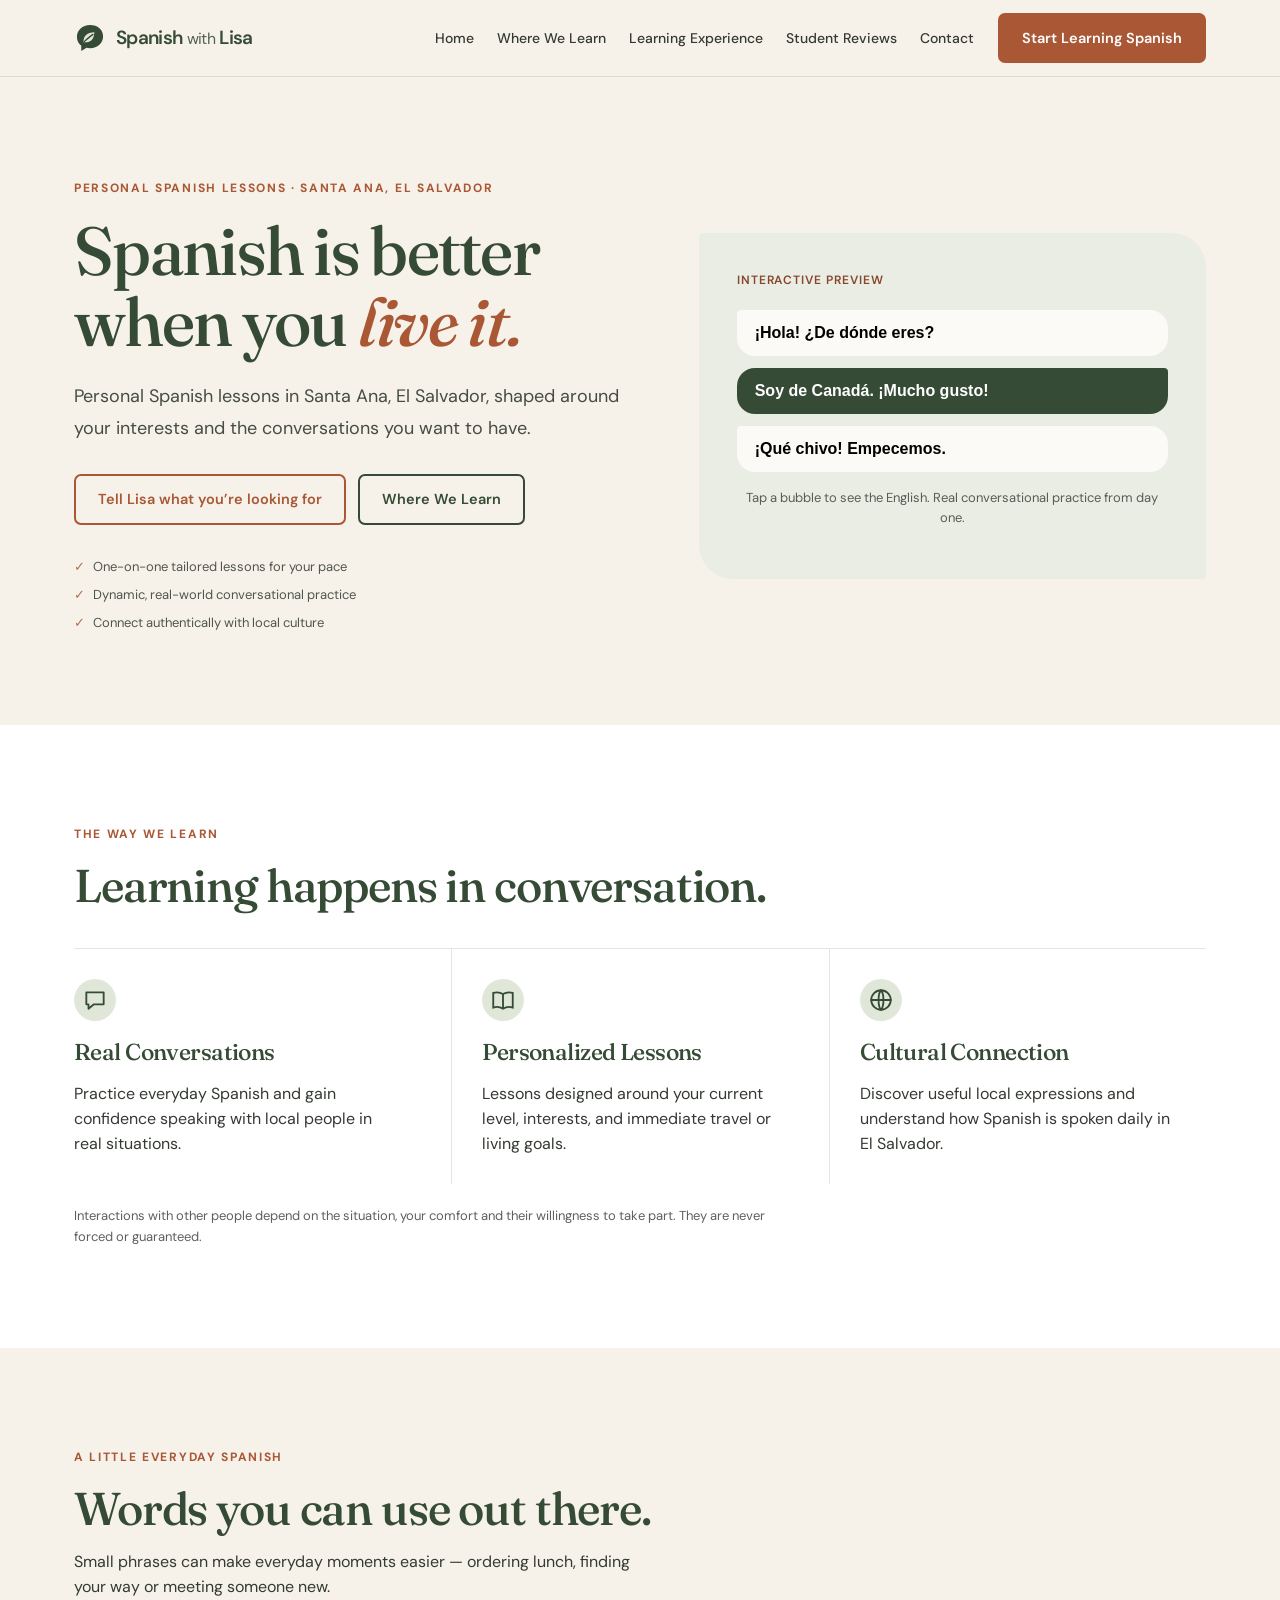
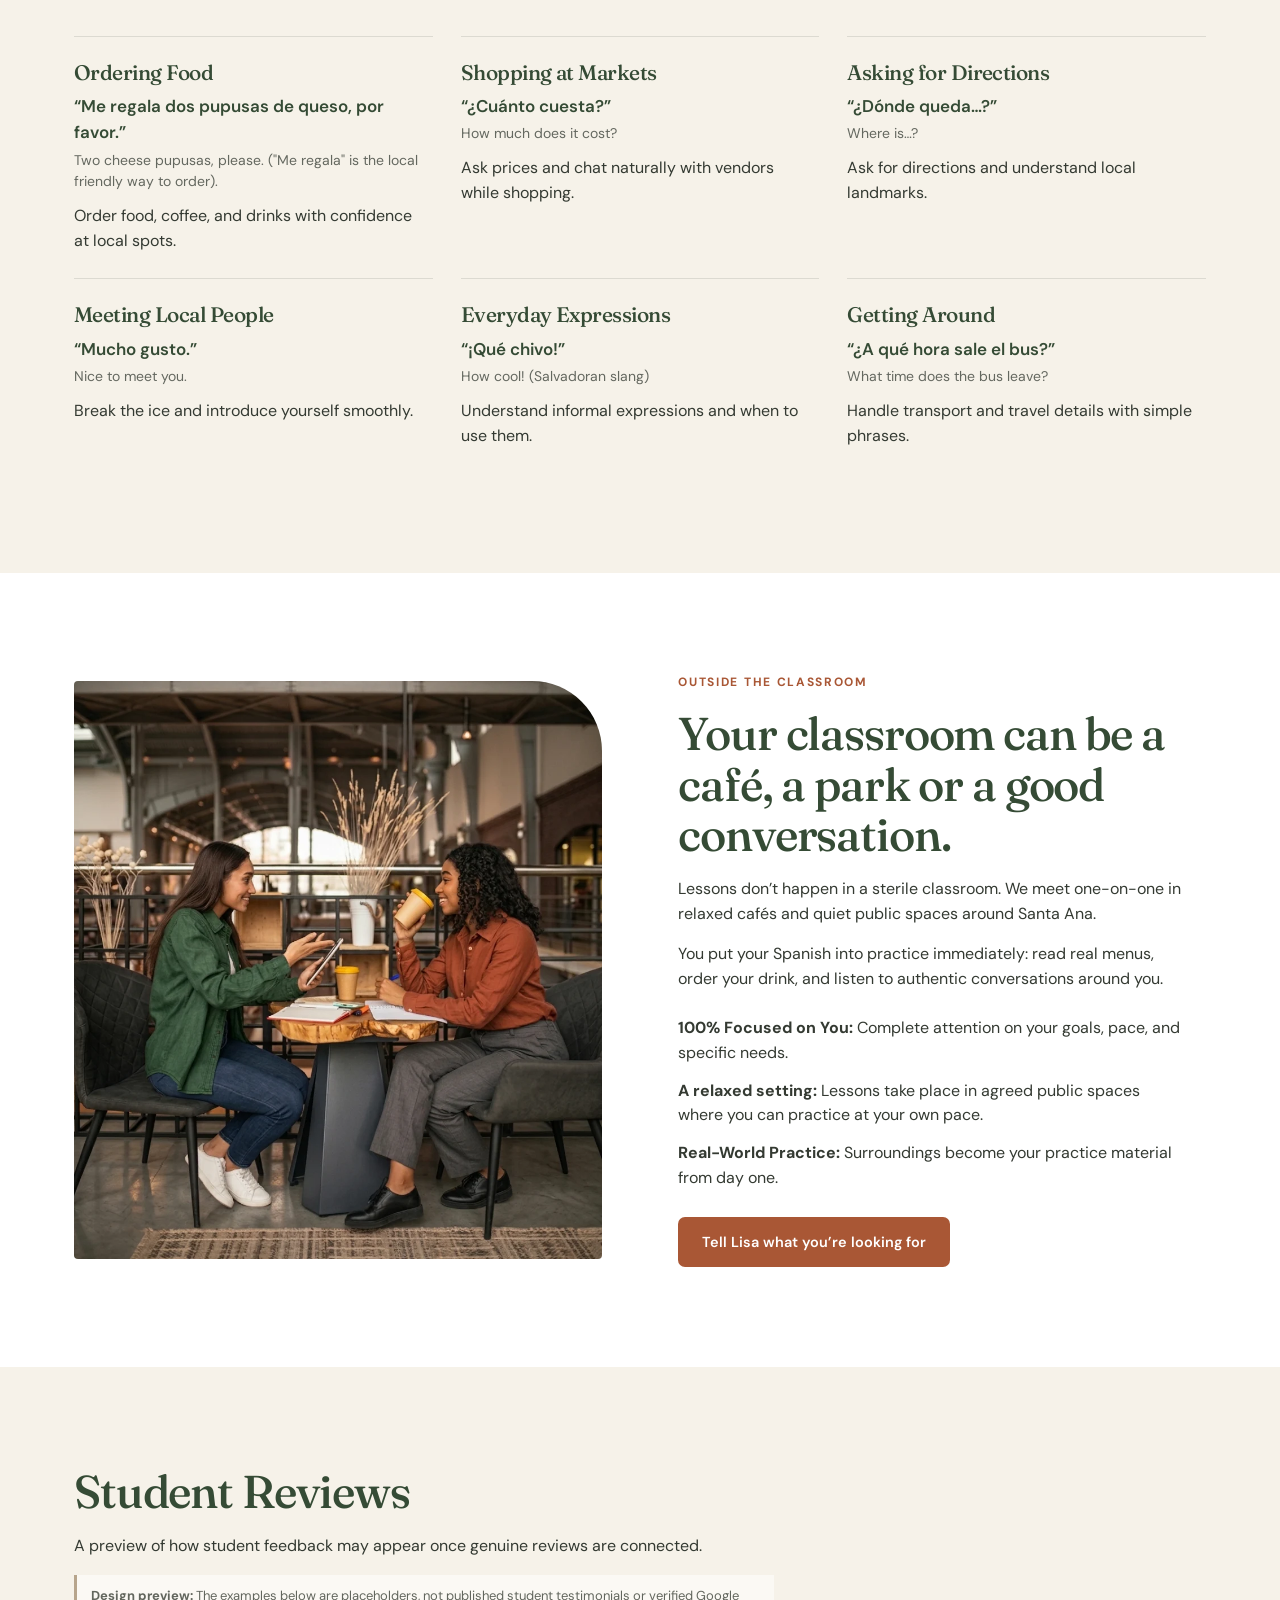
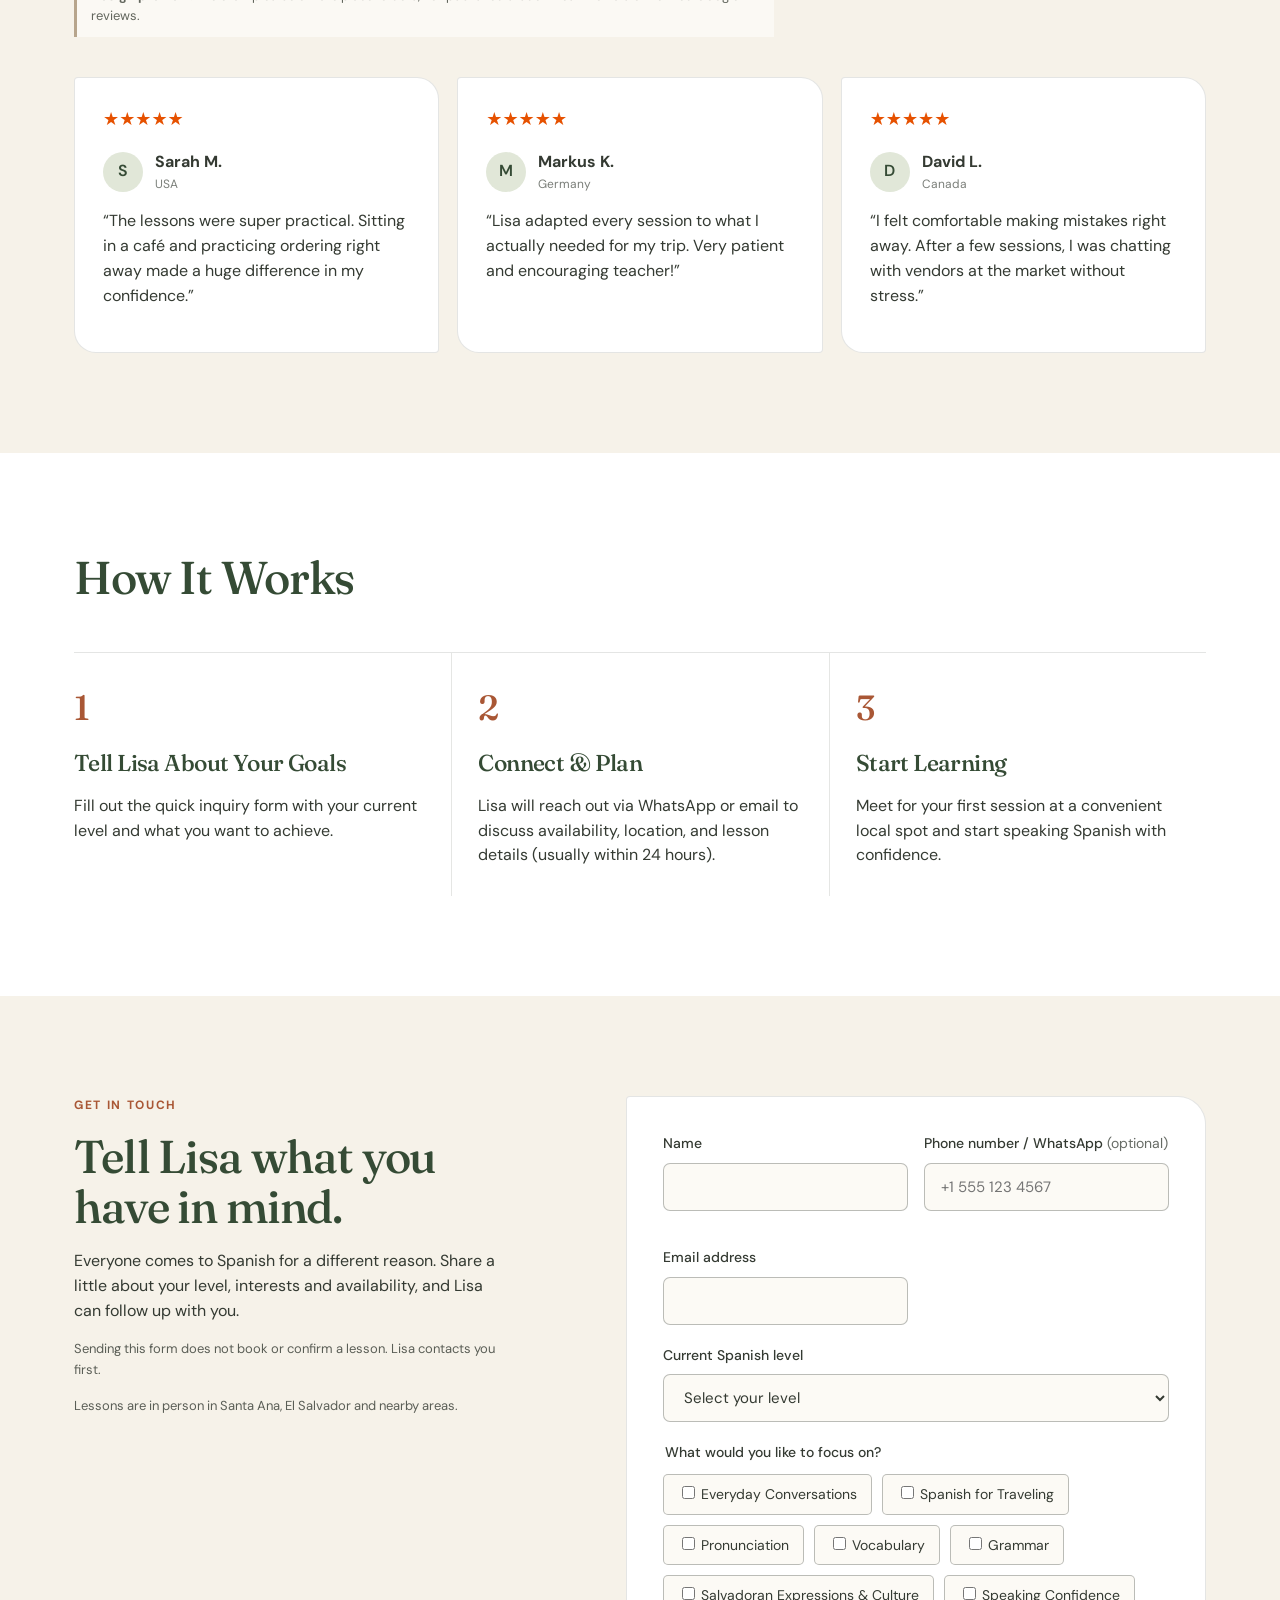
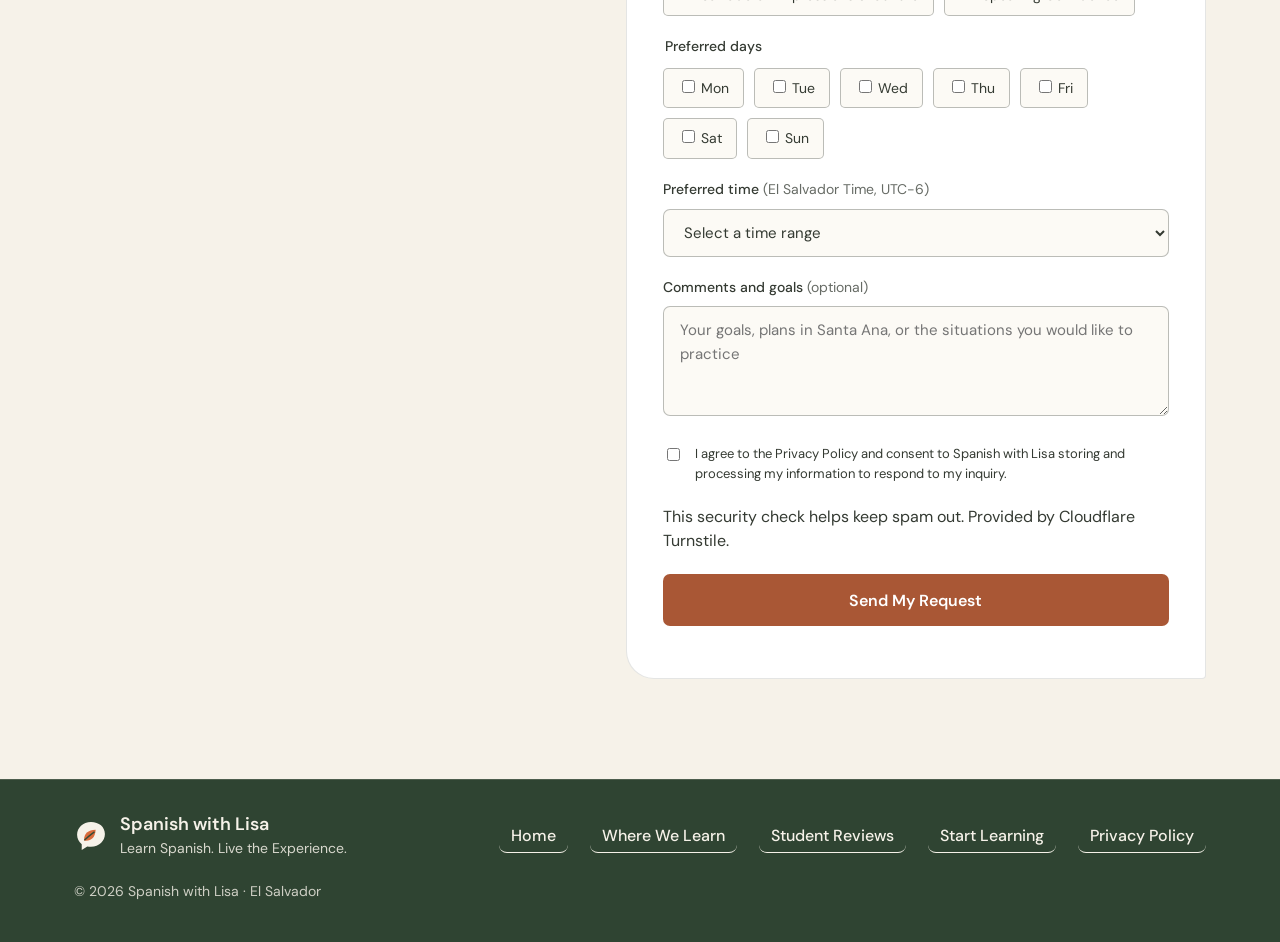
<file: index.html>
<!DOCTYPE html>
<html lang="en">
<head>
<meta charset="utf-8">
<meta name="viewport" content="width=device-width, initial-scale=1, viewport-fit=cover">
<title>Spanish Lessons in Santa Ana, El Salvador · Spanish with Lisa</title>
<meta name="description" content="Personal one-on-one Spanish lessons in cafés and public spaces around Santa Ana, El Salvador, shaped around your interests and the conversations you want to have.">
<meta name="theme-color" content="#F6F2E9">
<link rel="canonical" href="https://spanishwithlisa.com/">
<link rel="icon" href="favicon.svg" type="image/svg+xml">
<link rel="apple-touch-icon" href="apple-touch-icon.png">

<!-- Open Graph / Meta Social -->
<meta property="og:type" content="website">
<meta property="og:site_name" content="Spanish with Lisa">
<meta property="og:locale" content="en_US">
<meta property="og:url" content="https://spanishwithlisa.com/">
<meta property="og:title" content="Spanish Lessons in Santa Ana, El Salvador · Spanish with Lisa">
<meta property="og:description" content="Personal one-on-one Spanish lessons built around real conversation in Santa Ana, El Salvador.">
<meta property="og:image" content="https://spanishwithlisa.com/og-image.jpg">
<meta property="og:image:width" content="1200">
<meta property="og:image:height" content="630">
<meta property="og:image:alt" content="Two people chatting over coffee at a café table">

<meta name="twitter:card" content="summary_large_image">
<meta name="twitter:title" content="Spanish Lessons in Santa Ana, El Salvador · Spanish with Lisa">
<meta name="twitter:description" content="Personal one-on-one Spanish lessons built around real conversation in Santa Ana, El Salvador.">
<meta name="twitter:image" content="https://spanishwithlisa.com/og-image.jpg">

<link rel="stylesheet" href="styles.css">
<!-- TODO: self-host DM Sans and Fraunces (woff2), then remove the 3 Google Fonts lines below and the Google domains from the CSP in _headers -->
<link rel="preconnect" href="https://fonts.googleapis.com">
<link rel="preconnect" href="https://fonts.gstatic.com" crossorigin>
<link href="https://fonts.googleapis.com/css2?family=DM+Sans:wght@400;500;600;700&family=Fraunces:ital,opsz,wght@0,9..144,500;0,9..144,600;1,9..144,500&display=swap" rel="stylesheet">
<script src="https://challenges.cloudflare.com/turnstile/v0/api.js" async defer></script>
<script type="application/ld+json">{"@context":"https://schema.org","@type":"EducationalOrganization","name":"Spanish with Lisa","url":"https://spanishwithlisa.com/","description":"Personal Spanish lessons through everyday conversation in cafés and public spaces around Santa Ana, El Salvador.","areaServed":{"@type":"City","name":"Santa Ana","containedInPlace":{"@type":"Country","name":"El Salvador"}}}</script>
</head>
<body>
<a class="skip" href="#main">Skip to content</a>

<header>
  <div class="wrap bar">
    <a class="logo" href="./" aria-label="Spanish with Lisa, home">
      <svg width="32" height="32" viewBox="0 0 44 44" aria-hidden="true"><path class="leaf-bg" d="M22 4C11.5 4 4 11.4 4 20.5c0 5 2.3 9.3 6 12.2V40l7.2-4.5c1.5.3 3.1.5 4.8.5 10.5 0 18-7.4 18-16.5S32.5 4 22 4Z"/><path class="leaf-fg" d="M13 27c0-8 5-12.5 15-13-.5 9.5-5 14-12.5 14-.8 0-1.6-.1-2.5-.3Z"/><path class="leaf-ln" d="M14 27c4-4 8-7 12-10" stroke-width="1.8" stroke-linecap="round" fill="none"/></svg>
      <span>Spanish <small>with</small> Lisa</span>
    </a>
    <nav aria-label="Main" class="nav-right">
      <div id="menu">
        <ul>
          <li><a href="./">Home</a></li>
          <li><a href="#where">Where We Learn</a></li>
          <li><a href="#experience">Learning Experience</a></li>
          <li><a href="#reviews">Student Reviews</a></li>
          <li><a href="#form">Contact</a></li>
        </ul>
      </div>
      <a class="btn btn-p hc" href="#form"><span class="hc-long">Start Learning Spanish</span><span class="hc-short">Get started</span></a>
    </nav>
    <button class="burger" id="bb" aria-expanded="false" aria-controls="menu" aria-label="Open menu"><svg width="24" height="24" viewBox="0 0 24 24" fill="none" stroke="currentColor" stroke-width="2" stroke-linecap="round" aria-hidden="true"><path d="M4 7h16M4 12h16M4 17h16"/></svg></button>
  </div>
</header>

<main id="main">
<div class="hero" id="home">
  <div class="wrap">
    <div>
      <p class="eyebrow">PERSONAL SPANISH LESSONS · SANTA ANA, EL SALVADOR</p>
      <h1>Spanish is better when you <em>live it.</em></h1>
      <p class="l">Personal Spanish lessons in Santa Ana, El Salvador, shaped around your interests and the conversations you want to have.</p>
      <div class="cta">
        <a class="btn btn-orange-outline" href="#form">Tell Lisa what you’re looking for</a>
        <a class="btn btn-o" href="#where">Where We Learn</a>
      </div>
      <ul class="tr">
        <li>One-on-one tailored lessons for your pace</li>
        <li>Dynamic, real-world conversational practice</li>
        <li>Connect authentically with local culture</li>
      </ul>
    </div>
    <div class="talk">
      <div class="plab">Interactive preview</div>
      <button type="button" class="say" id="b1" aria-expanded="false" aria-controls="t1"><b><span lang="es">¡Hola! ¿De dónde eres?</span></b><i class="en-t" id="t1">Hi! Where are you from?</i></button>
      <button type="button" class="say me" id="b2" aria-expanded="false" aria-controls="t2"><b><span lang="es">Soy de Canadá. ¡Mucho gusto!</span></b><i class="en-t" id="t2">I’m from Canada. Nice to meet you!</i></button>
      <button type="button" class="say" id="b3" aria-expanded="false" aria-controls="t3"><b><span lang="es">¡Qué chivo! Empecemos.</span></b><i class="en-t" id="t3">How cool! Let’s begin. (“Chivo” is Salvadoran slang for cool.)</i></button>
      <p class="hint">Tap a bubble to see the English. Real conversational practice from day one.</p>
    </div>
  </div>
</div>

<section class="bg-white" id="experience">
  <div class="wrap">
    <p class="eyebrow">THE WAY WE LEARN</p>
    <h2>Learning happens in conversation.</h2>
    <div class="ben">
      <div>
        <div class="ic"><svg width="26" height="26" viewBox="0 0 24 24" fill="none" stroke="currentColor" stroke-width="1.7" stroke-linejoin="round" aria-hidden="true"><path d="M4 5h16v11H11l-5 4v-4H4z"/></svg></div>
        <h3>Real Conversations</h3>
        <p>Practice everyday Spanish and gain confidence speaking with local people in real situations.</p>
      </div>
      <div>
        <div class="ic"><svg width="26" height="26" viewBox="0 0 24 24" fill="none" stroke="currentColor" stroke-width="1.7" stroke-linecap="round" aria-hidden="true"><path d="M3 5.5c3-1 6.5-.5 9 1 2.5-1.5 6-2 9-1V19c-3-1-6.5-.5-9 1-2.5-1.5-6-2-9-1V5.5ZM12 6.5V20"/></svg></div>
        <h3>Personalized Lessons</h3>
        <p>Lessons designed around your current level, interests, and immediate travel or living goals.</p>
      </div>
      <div>
        <div class="ic"><svg width="26" height="26" viewBox="0 0 24 24" fill="none" stroke="currentColor" stroke-width="1.7" stroke-linecap="round" aria-hidden="true"><circle cx="12" cy="12" r="9"/><path d="M3 12h18M12 3c3 3 3 15 0 18M12 3c-3 3-3 15 0 18"/></svg></div>
        <h3>Cultural Connection</h3>
        <p>Discover useful local expressions and understand how Spanish is spoken daily in El Salvador.</p>
      </div>
    </div>
    <p class="quiet-note">Interactions with other people depend on the situation, your comfort and their willingness to take part. They are never forced or guaranteed.</p>
  </div>
</section>

<section class="pb bg-cream">
  <div class="wrap">
    <div class="pbh">
      <p class="eyebrow">A LITTLE EVERYDAY SPANISH</p>
      <h2>Words you can use out there.</h2>
      <p>Small phrases can make everyday moments easier — ordering lunch, finding your way or meeting someone new.</p>
    </div>
    <ul>
      <li>
        <h3>Ordering Food</h3>
        <b><span lang="es">“Me regala dos pupusas de queso, por favor.”</span></b>
        <small>Two cheese pupusas, please. ("Me regala" is the local friendly way to order).</small>
        <span>Order food, coffee, and drinks with confidence at local spots.</span>
      </li>
      <li>
        <h3>Shopping at Markets</h3>
        <b><span lang="es">“¿Cuánto cuesta?”</span></b>
        <small>How much does it cost?</small>
        <span>Ask prices and chat naturally with vendors while shopping.</span>
      </li>
      <li>
        <h3>Asking for Directions</h3>
        <b><span lang="es">“¿Dónde queda…?”</span></b>
        <small>Where is…?</small>
        <span>Ask for directions and understand local landmarks.</span>
      </li>
      <li>
        <h3>Meeting Local People</h3>
        <b><span lang="es">“Mucho gusto.”</span></b>
        <small>Nice to meet you.</small>
        <span>Break the ice and introduce yourself smoothly.</span>
      </li>
      <li>
        <h3>Everyday Expressions</h3>
        <b><span lang="es">“¡Qué chivo!”</span></b>
        <small>How cool! (Salvadoran slang)</small>
        <span>Understand informal expressions and when to use them.</span>
      </li>
      <li>
        <h3>Getting Around</h3>
        <b><span lang="es">“¿A qué hora sale el bus?”</span></b>
        <small>What time does the bus leave?</small>
        <span>Handle transport and travel details with simple phrases.</span>
      </li>
    </ul>
  </div>
</section>

<section id="where" class="bg-white">
  <div class="wrap about">
    <div class="photo">
      <img src="Estudiantes.webp" alt="Two people chatting over coffee at a café table, with notebooks and a phone in front of them" width="935" height="1024" loading="lazy">
    </div>
    <div>
      <p class="eyebrow">OUTSIDE THE CLASSROOM</p>
      <h2>Your classroom can be a café, a park or a good conversation.</h2>
      <p>Lessons don’t happen in a sterile classroom. We meet one-on-one in relaxed cafés and quiet public spaces around Santa Ana.</p>
      <p class="mt-14">You put your Spanish into practice immediately: read real menus, order your drink, and listen to authentic conversations around you.</p>
      <ul class="ap">
        <li><span><strong>100% Focused on You:</strong> Complete attention on your goals, pace, and specific needs.</span></li>
        <li><span><strong>A relaxed setting:</strong> Lessons take place in agreed public spaces where you can practice at your own pace.</span></li>
        <li><span><strong>Real-World Practice:</strong> Surroundings become your practice material from day one.</span></li>
      </ul>
      <a class="btn btn-p mt-26" href="#form">Tell Lisa what you’re looking for</a>
    </div>
  </div>
</section>

<!-- PREVIEW ONLY: sample reviews so the client can see how this section will look.
     Before launch, replace them with real, permissioned reviews (e.g. from Google) and delete the
     "prototype-note" paragraph. Never publish invented names. -->
<section id="reviews" class="bg-cream">
  <div class="wrap">
    <h2>Student Reviews</h2>
    <p>A preview of how student feedback may appear once genuine reviews are connected.</p>
    <p class="prototype-note"><strong>Design preview:</strong> The examples below are placeholders, not published student testimonials or verified Google reviews.</p>

    <div class="reviews-grid">
      <article class="review-card-item">
        <div>
          <div class="review-stars" role="img" aria-label="5 out of 5 stars">★★★★★</div>
          <div class="who">
            <div class="av" aria-hidden="true">S</div>
            <div><b>Sarah M.</b><span>USA</span></div>
          </div>
          <p>“The lessons were super practical. Sitting in a café and practicing ordering right away made a huge difference in my confidence.”</p>
        </div>
      </article>

      <article class="review-card-item">
        <div>
          <div class="review-stars" role="img" aria-label="5 out of 5 stars">★★★★★</div>
          <div class="who">
            <div class="av" aria-hidden="true">M</div>
            <div><b>Markus K.</b><span>Germany</span></div>
          </div>
          <p>“Lisa adapted every session to what I actually needed for my trip. Very patient and encouraging teacher!”</p>
        </div>
      </article>

      <article class="review-card-item">
        <div>
          <div class="review-stars" role="img" aria-label="5 out of 5 stars">★★★★★</div>
          <div class="who">
            <div class="av" aria-hidden="true">D</div>
            <div><b>David L.</b><span>Canada</span></div>
          </div>
          <p>“I felt comfortable making mistakes right away. After a few sessions, I was chatting with vendors at the market without stress.”</p>
        </div>
      </article>
    </div>
  </div>
</section>

<section class="bg-white">
  <div class="wrap">
    <h2>How It Works</h2>
    <ol class="steps">
      <li>
        <span class="n">1</span>
        <h3>Tell Lisa About Your Goals</h3>
        <p>Fill out the quick inquiry form with your current level and what you want to achieve.</p>
      </li>
      <li>
        <span class="n">2</span>
        <h3>Connect & Plan</h3>
        <p>Lisa will reach out via WhatsApp or email to discuss availability, location, and lesson details (usually within 24 hours).</p>
      </li>
      <li>
        <span class="n">3</span>
        <h3>Start Learning</h3>
        <p>Meet for your first session at a convenient local spot and start speaking Spanish with confidence.</p>
      </li>
    </ol>
  </div>
</section>

<section class="bg-cream" id="form">
  <div class="wrap fw">
    <div class="fi">
      <p class="eyebrow">GET IN TOUCH</p>
      <h2>Tell Lisa what you have in mind.</h2>
      <p>Everyone comes to Spanish for a different reason. Share a little about your level, interests and availability, and Lisa can follow up with you.</p>
      <p class="note">Sending this form does not book or confirm a lesson. Lisa contacts you first.</p>
      <p class="note">Lessons are in person in Santa Ana, El Salvador and nearby areas.</p>
    </div>
    
    <form class="fc" id="f" action="api/inquiry" method="POST" novalidate>
      <div class="hp" aria-hidden="true">
        <label>Leave this empty<input type="text" name="website" tabindex="-1" autocomplete="off"></label>
      </div>
      
      <div class="g2">
        <div class="f">
          <label for="name">Name</label>
          <input type="text" id="name" name="name" autocomplete="name" required aria-describedby="e-name">
          <div class="err" id="e-name"></div>
        </div>
        <div class="f">
          <label for="phone">Phone number / WhatsApp <span class="opt">(optional)</span></label>
          <input type="tel" id="phone" name="phone" autocomplete="tel" placeholder="+1 555 123 4567" aria-describedby="e-phone">
          <div class="err" id="e-phone"></div>
        </div>
        <div class="f">
          <label for="email">Email address</label>
          <input type="email" id="email" name="email" autocomplete="email" required aria-describedby="e-email">
          <div class="err" id="e-email"></div>
        </div>
      </div>

      <div class="f">
        <label for="level">Current Spanish level</label>
        <select id="level" name="level" required aria-describedby="e-level">
          <option value="">Select your level</option>
          <option value="Complete Beginner">Complete Beginner</option>
          <option value="Beginner">Beginner</option>
          <option value="Elementary">Elementary</option>
          <option value="Intermediate">Intermediate</option>
          <option value="Upper Intermediate">Upper Intermediate</option>
          <option value="Advanced">Advanced</option>
          <option value="Not Sure Yet">Not Sure Yet</option>
        </select>
        <div class="err" id="e-level"></div>
      </div>
      
      <fieldset aria-describedby="e-int">
        <legend>What would you like to focus on?</legend>
        <div class="chips">
          <label><input type="checkbox" name="int" value="Everyday Conversations">Everyday Conversations</label>
          <label><input type="checkbox" name="int" value="Spanish for Traveling">Spanish for Traveling</label>
          <label><input type="checkbox" name="int" value="Pronunciation">Pronunciation</label>
          <label><input type="checkbox" name="int" value="Vocabulary">Vocabulary</label>
          <label><input type="checkbox" name="int" value="Grammar">Grammar</label>
          <label><input type="checkbox" name="int" value="Salvadoran Expressions & Culture">Salvadoran Expressions & Culture</label>
          <label><input type="checkbox" name="int" value="Speaking Confidence">Speaking Confidence</label>
        </div>
        <div class="err" id="e-int"></div>
      </fieldset>
      
      <fieldset aria-describedby="e-days">
        <legend>Preferred days</legend>
        <div class="chips">
          <label><input type="checkbox" name="days" value="Mon">Mon</label>
          <label><input type="checkbox" name="days" value="Tue">Tue</label>
          <label><input type="checkbox" name="days" value="Wed">Wed</label>
          <label><input type="checkbox" name="days" value="Thu">Thu</label>
          <label><input type="checkbox" name="days" value="Fri">Fri</label>
          <label><input type="checkbox" name="days" value="Sat">Sat</label>
          <label><input type="checkbox" name="days" value="Sun">Sun</label>
        </div>
        <div class="err" id="e-days"></div>
      </fieldset>
      
      <div class="f">
        <label for="time">Preferred time <span class="opt">(El Salvador Time, UTC-6)</span></label>
        <select id="time" name="time" required aria-describedby="e-time">
          <option value="">Select a time range</option>
          <option value="Morning (8 am – 12 pm)">Morning (8 am – 12 pm)</option>
          <option value="Afternoon (12 pm – 5 pm)">Afternoon (12 pm – 5 pm)</option>
          <option value="Evening (5 pm – 8 pm)">Evening (5 pm – 8 pm)</option>
          <option value="Flexible">Flexible</option>
        </select>
        <div class="err" id="e-time"></div>
      </div>
      
      <div class="f">
        <label for="msg">Comments and goals <span class="opt">(optional)</span></label>
        <textarea id="msg" name="msg" placeholder="Your goals, plans in Santa Ana, or the situations you would like to practice"></textarea>
      </div>

      <div class="ck">
        <input type="checkbox" id="priv" name="priv" required aria-describedby="e-priv">
        <label for="priv">I agree to the <a href="privacy.html">Privacy Policy</a> and consent to Spanish with Lisa storing and processing my information to respond to my inquiry.</label>
      </div>
      <div class="err" id="e-priv"></div>
      
      <div class="f">
        <!-- TODO: replace data-sitekey with the real public Turnstile site key for spanishwithlisa.com -->
        <div class="cf-turnstile" id="ts" data-sitekey="REPLACE_WITH_TURNSTILE_SITE_KEY" data-callback="onTurnstileSuccess" data-expired-callback="onTurnstileExpired" data-language="en"></div>
        <div class="err" id="e-ts"></div>
        <p class="note">This security check helps keep spam out. Provided by Cloudflare Turnstile.</p>
      </div>
      
      <noscript>
        <div class="noscript-box">JavaScript is required to send the inquiry form. Please enable JavaScript and reload the page.</div>
      </noscript>

      <button class="btn btn-p sub" type="submit" id="sb">Send My Request</button>
      <div id="status" role="status" aria-live="polite"></div>
    </form>
    
    <div class="fc" id="ok" role="status" tabindex="-1" hidden>
      <h2>Thank you!</h2>
      <p>Your request has been received. Lisa will follow up using the contact details you provided to discuss the next steps.</p>
    </div>
  </div>
</section>
</main>

<footer id="contact"><div class="wrap ft">
  <div class="fl">
    <svg width="34" height="34" viewBox="0 0 44 44" aria-hidden="true"><path class="fl-leaf-bg" d="M22 4C11.5 4 4 11.4 4 20.5c0 5 2.3 9.3 6 12.2V40l7.2-4.5c1.5.3 3.1.5 4.8.5 10.5 0 18-7.4 18-16.5S32.5 4 22 4Z"/><path class="fl-leaf-fg" d="M13 27c0-8 5-12.5 15-13-.5 9.5-5 14-12.5 14-.8 0-1.6-.1-2.5-.3Z"/><path class="fl-leaf-ln" d="M14 27c4-4 8-7 12-10" stroke-width="1.8" stroke-linecap="round" fill="none"/></svg>
    <div><b>Spanish with Lisa</b><br><span class="fl-sub">Learn Spanish. Live the Experience.</span></div>
  </div>
  <nav aria-label="Footer"><a href="./">Home</a><a href="#where">Where We Learn</a><a href="#reviews">Student Reviews</a><a href="#form">Start Learning</a><a href="privacy.html">Privacy Policy</a></nav>
  <!-- TODO (license): if the café photo comes from Freepik's free plan, add the Freepik/author credit here as the license requires. -->
  <p class="cp">© 2026 Spanish with Lisa · El Salvador</p>
</div></footer>

<script src="main.js"></script>
</body>
</html>
</file>
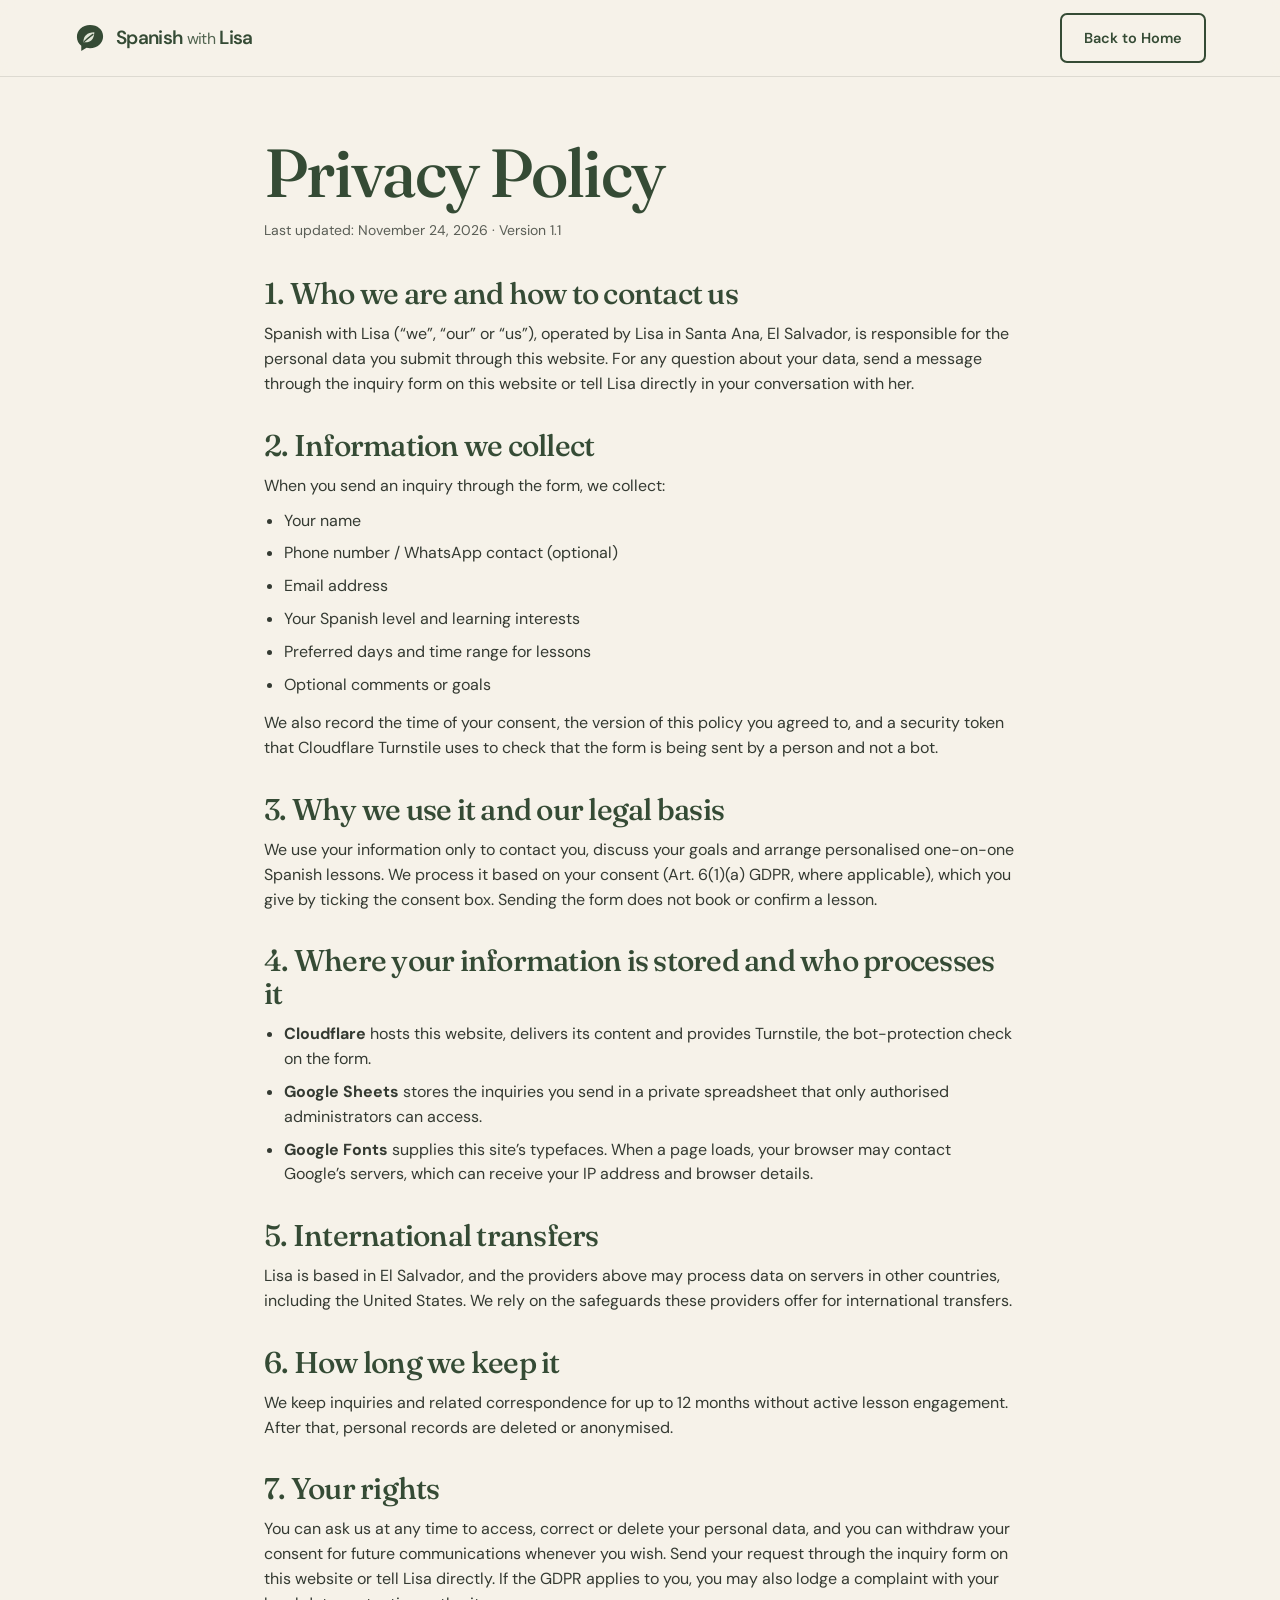
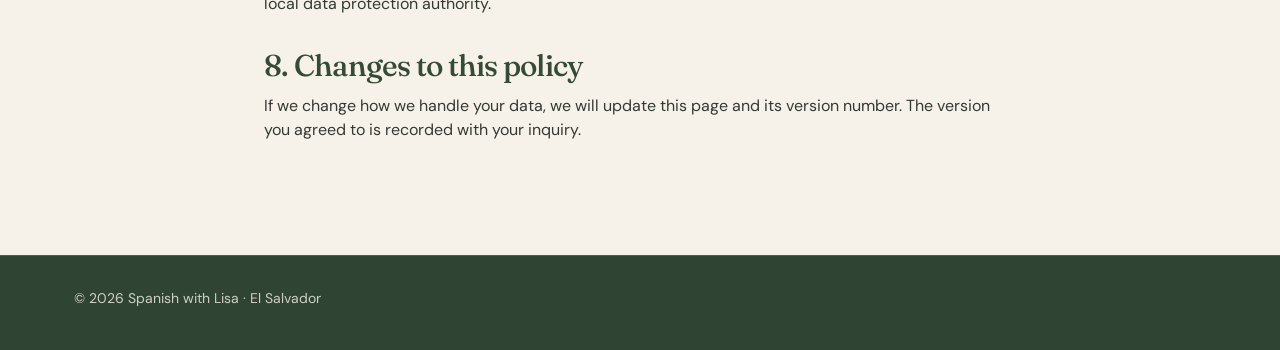
<file: privacy.html>
<!DOCTYPE html>
<html lang="en">
<head>
<meta charset="utf-8">
<meta name="viewport" content="width=device-width, initial-scale=1, viewport-fit=cover">
<title>Privacy Policy · Spanish with Lisa</title>
<meta name="description" content="Privacy Policy for Spanish with Lisa. Learn how your data is handled and protected.">
<meta name="theme-color" content="#F6F2E9">
<link rel="canonical" href="https://spanishwithlisa.com/privacy">
<link rel="icon" href="/favicon.svg" type="image/svg+xml">
<link rel="apple-touch-icon" href="/apple-touch-icon.png">
<link rel="stylesheet" href="/styles.css">
<link rel="preconnect" href="https://fonts.googleapis.com">
<link rel="preconnect" href="https://fonts.gstatic.com" crossorigin>
<link href="https://fonts.googleapis.com/css2?family=DM+Sans:wght@400;500;600;700&family=Fraunces:ital,opsz,wght@0,9..144,500;0,9..144,600;1,9..144,500&display=swap" rel="stylesheet">
</head>
<body>
<a class="skip" href="#main">Skip to content</a>
<header>
  <div class="wrap bar">
    <a class="logo" href="/" aria-label="Spanish with Lisa, home">
      <svg width="32" height="32" viewBox="0 0 44 44" aria-hidden="true"><path class="leaf-bg" d="M22 4C11.5 4 4 11.4 4 20.5c0 5 2.3 9.3 6 12.2V40l7.2-4.5c1.5.3 3.1.5 4.8.5 10.5 0 18-7.4 18-16.5S32.5 4 22 4Z"/><path class="leaf-fg" d="M13 27c0-8 5-12.5 15-13-.5 9.5-5 14-12.5 14-.8 0-1.6-.1-2.5-.3Z"/><path class="leaf-ln" d="M14 27c4-4 8-7 12-10" stroke-width="1.8" stroke-linecap="round" fill="none"/></svg>
      <span>Spanish <small>with</small> Lisa</span>
    </a>
    <nav aria-label="Main">
      <a class="btn btn-o" href="/">Back to Home</a>
    </nav>
  </div>
</header>

<main class="wrap legal" id="main">
  <h1>Privacy Policy</h1>
  <p class="legal-meta">Last updated: November 24, 2026 · Version 1.1</p>

  <section class="legal-sec">
    <h2>1. Who we are and how to contact us</h2>
    <p>Spanish with Lisa (“we”, “our” or “us”), operated by Lisa in Santa Ana, El Salvador, is responsible for the personal data you submit through this website. For any question about your data, send a message through the inquiry form on this website or tell Lisa directly in your conversation with her.</p>
  </section>

  <section class="legal-sec">
    <h2>2. Information we collect</h2>
    <p>When you send an inquiry through the form, we collect:</p>
    <ul>
      <li>Your name</li>
      <li>Phone number / WhatsApp contact (optional)</li>
      <li>Email address</li>
      <li>Your Spanish level and learning interests</li>
      <li>Preferred days and time range for lessons</li>
      <li>Optional comments or goals</li>
    </ul>
    <p>We also record the time of your consent, the version of this policy you agreed to, and a security token that Cloudflare Turnstile uses to check that the form is being sent by a person and not a bot.</p>
  </section>

  <section class="legal-sec">
    <h2>3. Why we use it and our legal basis</h2>
    <p>We use your information only to contact you, discuss your goals and arrange personalised one-on-one Spanish lessons. We process it based on your consent (Art. 6(1)(a) GDPR, where applicable), which you give by ticking the consent box. Sending the form does not book or confirm a lesson.</p>
  </section>

  <section class="legal-sec">
    <h2>4. Where your information is stored and who processes it</h2>
    <ul>
      <li><strong>Cloudflare</strong> hosts this website, delivers its content and provides Turnstile, the bot-protection check on the form.</li>
      <li><strong>Google Sheets</strong> stores the inquiries you send in a private spreadsheet that only authorised administrators can access.</li>
      <li><strong>Google Fonts</strong> supplies this site’s typefaces. When a page loads, your browser may contact Google’s servers, which can receive your IP address and browser details.</li>
    </ul>
  </section>

  <section class="legal-sec">
    <h2>5. International transfers</h2>
    <p>Lisa is based in El Salvador, and the providers above may process data on servers in other countries, including the United States. We rely on the safeguards these providers offer for international transfers.</p>
  </section>

  <section class="legal-sec">
    <h2>6. How long we keep it</h2>
    <p>We keep inquiries and related correspondence for up to 12 months without active lesson engagement. After that, personal records are deleted or anonymised.</p>
  </section>

  <section class="legal-sec">
    <h2>7. Your rights</h2>
    <p>You can ask us at any time to access, correct or delete your personal data, and you can withdraw your consent for future communications whenever you wish. Send your request through the inquiry form on this website or tell Lisa directly. If the GDPR applies to you, you may also lodge a complaint with your local data protection authority.</p>
  </section>

  <section class="legal-sec">
    <h2>8. Changes to this policy</h2>
    <p>If we change how we handle your data, we will update this page and its version number. The version you agreed to is recorded with your inquiry.</p>
  </section>
</main>

<footer><div class="wrap ft">
  <p class="cp">© 2026 Spanish with Lisa · El Salvador</p>
</div></footer>
</body>
</html>
</file>
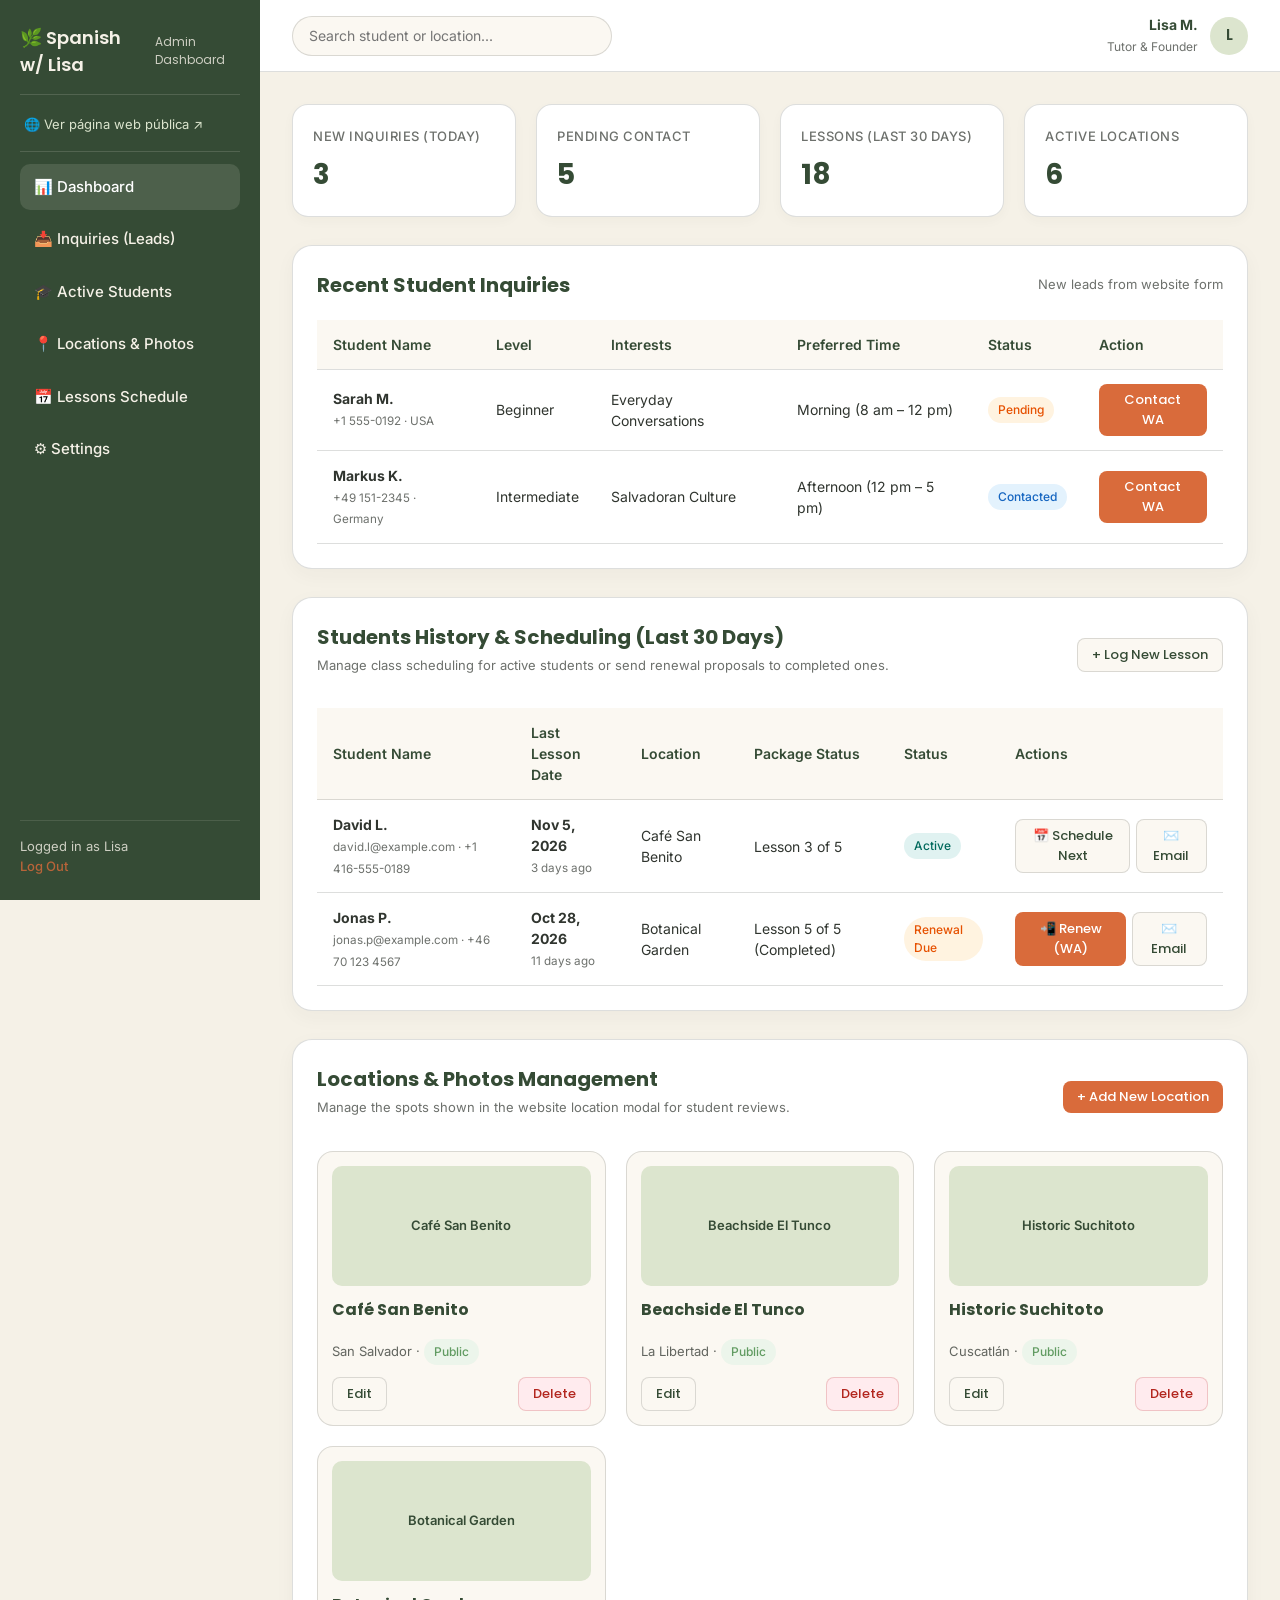
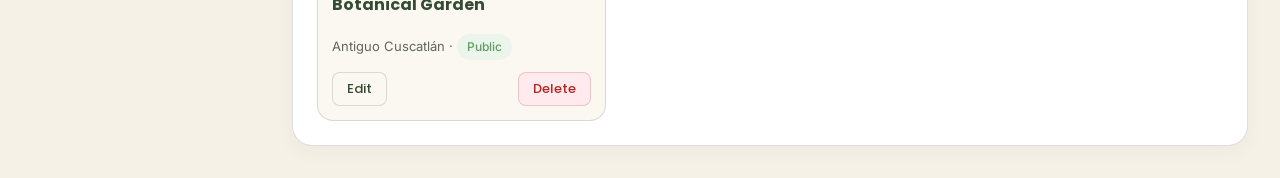
<file: Docs/admin-prototype.html>
<!DOCTYPE html>
<html lang="en">
<head>
<meta charset="utf-8">
<meta name="viewport" content="width=device-width, initial-scale=1, viewport-fit=cover">
<title>Admin Dashboard · Spanish with Lisa</title>
<meta name="robots" content="noindex, nofollow">
<link rel="preconnect" href="https://fonts.googleapis.com">
<link rel="preconnect" href="https://fonts.gstatic.com" crossorigin>
<link href="https://fonts.googleapis.com/css2?family=Inter:wght@400;500;600&family=Poppins:wght@500;600&display=swap" rel="stylesheet">
<style>
  :root {
    --bg: #F5F1E7;
    --pure: #FFFFFF;
    --green: #354B35;
    --terra: #D96B3B;
    --btnh: #C25A2C;
    --sage: #DCE5CE;
    --ink: #30352F;
    --line: rgba(48,53,47,.16);
    --field: #FBF8F2;
    --err: #B3261E;
    --success: #2E7D32;
  }

  * { box-sizing: border-box; }
  body { margin: 0; background: var(--bg); color: var(--ink); font: 400 15px/1.5 Inter, system-ui, sans-serif; display: flex; min-height: 100vh; }
  h1, h2, h3, h4 { font-family: Poppins, system-ui, sans-serif; color: var(--green); margin: 0; }
  a { text-decoration: none; color: inherit; }

  /* Sidebar */
  aside {
    width: 260px;
    background: var(--green);
    color: var(--bg);
    display: flex;
    flex-direction: column;
    padding: 24px 20px;
    position: fixed;
    top: 0; bottom: 0; left: 0;
    z-index: 10;
  }
  .admin-logo {
    display: flex;
    align-items: center;
    gap: 10px;
    font: 600 18px Poppins, sans-serif;
    color: var(--bg);
    margin-bottom: 20px;
    padding-bottom: 16px;
    border-bottom: 1px solid rgba(245,241,231,0.15);
  }
  .admin-logo small { display: block; font-size: 12px; opacity: 0.8; font-weight: 400; }
  
  .web-link-box {
    padding: 0 4px 16px 4px;
    margin-bottom: 12px;
    border-bottom: 1px solid rgba(245,241,231,0.15);
  }
  .web-link-box a {
    font-size: 13px;
    color: var(--sage);
    display: flex;
    align-items: center;
    gap: 6px;
    transition: color 0.2s;
  }
  .web-link-box a:hover { color: var(--bg); }

  .side-nav { display: flex; flex-direction: column; gap: 6px; flex: 1; }
  .side-nav a {
    padding: 12px 14px;
    border-radius: 10px;
    color: var(--bg);
    font-weight: 500;
    display: flex;
    align-items: center;
    gap: 12px;
    transition: background 0.2s, color 0.2s;
  }
  .side-nav a:hover, .side-nav a.active {
    background: rgba(245,241,231,0.12);
    color: var(--pure);
  }
  .side-footer {
    padding-top: 16px;
    border-top: 1px solid rgba(245,241,231,0.15);
    font-size: 13px;
    opacity: 0.8;
  }

  /* Main Layout */
  main {
    margin-left: 260px;
    flex: 1;
    display: flex;
    flex-direction: column;
    min-width: 0;
  }

  /* Topbar */
  header {
    background: var(--pure);
    border-bottom: 1px solid var(--line);
    height: 72px;
    padding: 0 32px;
    display: flex;
    align-items: center;
    justify-content: space-between;
    position: sticky;
    top: 0;
    z-index: 5;
  }
  .search-bar input {
    width: 320px;
    height: 40px;
    border-radius: 999px;
    border: 1.5px solid var(--line);
    background: var(--field);
    padding: 0 16px;
    font: inherit;
    font-size: 14px;
  }
  .admin-profile {
    display: flex;
    align-items: center;
    gap: 12px;
  }
  .avatar {
    width: 38px; height: 38px;
    border-radius: 50%;
    background: var(--sage);
    color: var(--green);
    display: grid;
    place-items: center;
    font-weight: 600;
    font-family: Poppins, sans-serif;
  }

  /* Dashboard Content */
  .content { padding: 32px; display: flex; flex-direction: column; gap: 28px; }
  
  /* KPIs Grid */
  .kpis {
    display: grid;
    grid-template-columns: repeat(auto-fit, minmax(220px, 1fr));
    gap: 20px;
  }
  .kpi-card {
    background: var(--pure);
    border: 1px solid var(--line);
    border-radius: 16px;
    padding: 20px;
    box-shadow: 0 4px 12px rgba(48,53,47,0.03);
  }
  .kpi-card span { font-size: 13px; opacity: 0.7; font-weight: 500; text-transform: uppercase; letter-spacing: 0.04em; }
  .kpi-card h3 { font-size: 28px; margin-top: 6px; color: var(--green); }

  /* Data Table Section */
  .card-section {
    background: var(--pure);
    border: 1px solid var(--line);
    border-radius: 20px;
    padding: 24px;
    box-shadow: 0 6px 20px rgba(48,53,47,0.04);
  }
  .card-header {
    display: flex;
    justify-content: space-between;
    align-items: center;
    margin-bottom: 20px;
  }
  .card-header h2 { font-size: 20px; }

  table {
    width: 100%;
    border-collapse: collapse;
    text-align: left;
    font-size: 14px;
  }
  th, td {
    padding: 14px 16px;
    border-bottom: 1px solid var(--line);
  }
  th {
    font-weight: 600;
    color: var(--green);
    background: var(--field);
  }
  tr:hover td { background: rgba(245,241,231,0.4); }

  .badge {
    display: inline-block;
    padding: 4px 10px;
    border-radius: 999px;
    font-size: 12px;
    font-weight: 500;
  }
  .badge.pending { background: #FFF3E0; color: #E65100; }
  .badge.contacted { background: #E3F2FD; color: #1565C0; }
  .badge.confirmed { background: #E8F5E9; color: var(--success); }
  .badge.active { background: #E0F2F1; color: #00695C; }
  .badge.published { background: #E8F5E9; color: var(--success); }

  .btn-action {
    background: var(--terra);
    color: #fff;
    border: none;
    padding: 6px 14px;
    border-radius: 8px;
    font: 500 13px Poppins, sans-serif;
    cursor: pointer;
    transition: background 0.2s;
  }
  .btn-action:hover { background: var(--btnh); }

  .btn-secondary {
    background: var(--field);
    color: var(--green);
    border: 1.5px solid var(--line);
    padding: 6px 14px;
    border-radius: 8px;
    font: 500 13px Poppins, sans-serif;
    cursor: pointer;
    transition: background 0.2s;
  }
  .btn-secondary:hover { background: var(--sage); }

  .btn-danger {
    background: #FFEBEE;
    color: var(--err);
    border: 1px solid rgba(179,38,30,0.2);
    padding: 6px 14px;
    border-radius: 8px;
    font: 500 13px Poppins, sans-serif;
    cursor: pointer;
  }
  .btn-danger:hover { background: #FFCDD2; }

  /* Gallery Grid for Admin Locations */
  .locations-admin-grid {
    display: grid;
    grid-template-columns: repeat(auto-fill, minmax(220px, 1fr));
    gap: 20px;
    margin-top: 10px;
  }
  .loc-card-admin {
    background: var(--field);
    border: 1px solid var(--line);
    border-radius: 16px;
    padding: 14px;
    display: flex;
    flex-direction: column;
    justify-content: space-between;
  }
  .loc-card-admin .img-placeholder {
    width: 100%;
    height: 120px;
    background: var(--sage);
    border-radius: 10px;
    display: grid;
    place-items: center;
    font-size: 13px;
    font-weight: 600;
    color: var(--green);
    margin-bottom: 12px;
  }
  .loc-card-admin h4 { font-size: 16px; margin-bottom: 4px; }
  .loc-card-admin p { font-size: 13px; opacity: 0.75; margin-bottom: 12px; }
  .loc-actions { display: flex; gap: 8px; justify-content: space-between; }

  @media(max-width: 900px) {
    aside { display: none; }
    main { margin-left: 0; }
  }
</style>
</head>
<body>

  <!-- Menú Lateral (Sidebar) -->
  <aside>
    <a href="admin.html" class="admin-logo">
      <span>🌿 Spanish w/ Lisa</span>
      <small>Admin Dashboard</small>
    </a>
    
    <div class="web-link-box">
      <a href="index.html" target="_blank">
        🌐 Ver página web pública ↗
      </a>
    </div>

    <nav class="side-nav">
      <a href="admin.html" class="active">📊 Dashboard</a>
      <a href="#inquiries">📥 Inquiries (Leads)</a>
      <a href="#active-students">🎓 Active Students</a>
      <a href="#locations">📍 Locations & Photos</a>
      <a href="#">📅 Lessons Schedule</a>
      <a href="#">⚙️ Settings</a>
    </nav>
    <div class="side-footer">
      <span>Logged in as Lisa</span><br>
      <a href="index.html" style="color:var(--terra); font-weight:500;">Log Out</a>
    </div>
  </aside>

  <!-- Contenido Principal -->
  <main>
    <header>
      <div class="search-bar">
        <input type="text" placeholder="Search student or location...">
      </div>
      <div class="admin-profile">
        <div style="text-align: right;">
          <b style="display:block; font-size:14px; color:var(--green);">Lisa M.</b>
          <span style="font-size:12px; opacity:0.7;">Tutor & Founder</span>
        </div>
        <div class="avatar">L</div>
      </div>
    </header>

    <div class="content">
      <!-- Tarjetas KPI -->
      <div class="kpis">
        <div class="kpi-card">
          <span>New Inquiries (Today)</span>
          <h3>3</h3>
        </div>
        <div class="kpi-card">
          <span>Pending Contact</span>
          <h3>5</h3>
        </div>
        <div class="kpi-card">
          <span>Lessons (Last 30 Days)</span>
          <h3>18</h3>
        </div>
        <div class="kpi-card">
          <span>Active Locations</span>
          <h3>6</h3>
        </div>
      </div>

      <!-- Tabla 1: Solicitudes Recientes (Formulario Web) -->
      <section class="card-section" id="inquiries">
        <div class="card-header">
          <h2>Recent Student Inquiries</h2>
          <span style="font-size: 13px; opacity: 0.7;">New leads from website form</span>
        </div>
        <div style="overflow-x: auto;">
          <table>
            <thead>
              <tr>
                <th>Student Name</th>
                <th>Level</th>
                <th>Interests</th>
                <th>Preferred Time</th>
                <th>Status</th>
                <th>Action</th>
              </tr>
            </thead>
            <tbody>
              <tr>
                <td><b>Sarah M.</b><br><small style="opacity:0.7;">+1 555-0192 · USA</small></td>
                <td>Beginner</td>
                <td>Everyday Conversations</td>
                <td>Morning (8 am – 12 pm)</td>
                <td><span class="badge pending">Pending</span></td>
                <td><button class="btn-action" onclick="scheduleNextLesson('Sarah M.', '+15550192')">Contact WA</button></td>
              </tr>
              <tr>
                <td><b>Markus K.</b><br><small style="opacity:0.7;">+49 151-2345 · Germany</small></td>
                <td>Intermediate</td>
                <td>Salvadoran Culture</td>
                <td>Afternoon (12 pm – 5 pm)</td>
                <td><span class="badge contacted">Contacted</span></td>
                <td><button class="btn-action" onclick="scheduleNextLesson('Markus K.', '+491512345')">Contact WA</button></td>
              </tr>
            </tbody>
          </table>
        </div>
      </section>

      <!-- Tabla 2: Estudiantes Activos & Historial (Últimos 30 días) -->
      <section class="card-section" id="active-students">
        <div class="card-header">
          <div>
            <h2>Students History & Scheduling (Last 30 Days)</h2>
            <p style="font-size:13px; opacity:0.7; margin-top:4px;">Manage class scheduling for active students or send renewal proposals to completed ones.</p>
          </div>
          <button class="btn-secondary" onclick="logNewLesson()">+ Log New Lesson</button>
        </div>
        <div style="overflow-x: auto;">
          <table>
            <thead>
              <tr>
                <th>Student Name</th>
                <th>Last Lesson Date</th>
                <th>Location</th>
                <th>Package Status</th>
                <th>Status</th>
                <th>Actions</th>
              </tr>
            </thead>
            <tbody>
              <!-- Estudiante Activo -->
              <tr>
                <td><b>David L.</b><br><small style="opacity:0.7;">david.l@example.com · +1 416-555-0189</small></td>
                <td><b>Nov 5, 2026</b><br><small style="opacity:0.7;">3 days ago</small></td>
                <td>Café San Benito</td>
                <td>Lesson 3 of 5</td>
                <td><span class="badge active">Active</span></td>
                <td>
                  <div style="display:flex; gap:6px;">
                    <button class="btn-secondary" onclick="scheduleNextLesson('David L.', '+14165550189')">📅 Schedule Next</button>
                    <button class="btn-secondary" onclick="offerRenewalEmail('david.l@example.com', 'David')">✉️ Email</button>
                  </div>
                </td>
              </tr>
              <!-- Estudiante para Renovación -->
              <tr>
                <td><b>Jonas P.</b><br><small style="opacity:0.7;">jonas.p@example.com · +46 70 123 4567</small></td>
                <td><b>Oct 28, 2026</b><br><small style="opacity:0.7;">11 days ago</small></td>
                <td>Botanical Garden</td>
                <td>Lesson 5 of 5 (Completed)</td>
                <td><span class="badge pending">Renewal Due</span></td>
                <td>
                  <div style="display:flex; gap:6px;">
                    <button class="btn-action" onclick="offerRenewalWA('+46701234567', 'Jonas')">📲 Renew (WA)</button>
                    <button class="btn-secondary" onclick="offerRenewalEmail('jonas.p@example.com', 'Jonas')">✉️ Email</button>
                  </div>
                </td>
              </tr>
            </tbody>
          </table>
        </div>
      </section>

      <!-- Sección 3: Administrar Fotos y Locaciones -->
      <section class="card-section" id="locations">
        <div class="card-header">
          <div>
            <h2>Locations & Photos Management</h2>
            <p style="font-size:13px; opacity:0.7; margin-top:4px;">Manage the spots shown in the website location modal for student reviews.</p>
          </div>
          <button class="btn-action" onclick="alert('Abrir selector de imágenes para subir nueva locación')">+ Add New Location</button>
        </div>

        <div class="locations-admin-grid">
          <div class="loc-card-admin">
            <div class="img-placeholder">Café San Benito</div>
            <h4>Café San Benito</h4>
            <p>San Salvador · <span class="badge published">Public</span></p>
            <div class="loc-actions">
              <button class="btn-secondary" onclick="alert('Editar foto o nombre de Café San Benito')">Edit</button>
              <button class="btn-danger" onclick="confirm('¿Eliminar esta locación?')">Delete</button>
            </div>
          </div>

          <div class="loc-card-admin">
            <div class="img-placeholder">Beachside El Tunco</div>
            <h4>Beachside El Tunco</h4>
            <p>La Libertad · <span class="badge published">Public</span></p>
            <div class="loc-actions">
              <button class="btn-secondary" onclick="alert('Editar foto o nombre de El Tunco')">Edit</button>
              <button class="btn-danger" onclick="confirm('¿Eliminar esta locación?')">Delete</button>
            </div>
          </div>

          <div class="loc-card-admin">
            <div class="img-placeholder">Historic Suchitoto</div>
            <h4>Historic Suchitoto</h4>
            <p>Cuscatlán · <span class="badge published">Public</span></p>
            <div class="loc-actions">
              <button class="btn-secondary" onclick="alert('Editar foto o nombre de Suchitoto')">Edit</button>
              <button class="btn-danger" onclick="confirm('¿Eliminar esta locación?')">Delete</button>
            </div>
          </div>

          <div class="loc-card-admin">
            <div class="img-placeholder">Botanical Garden</div>
            <h4>Botanical Garden</h4>
            <p>Antiguo Cuscatlán · <span class="badge published">Public</span></p>
            <div class="loc-actions">
              <button class="btn-secondary" onclick="alert('Editar foto o nombre del Jardín Botánico')">Edit</button>
              <button class="btn-danger" onclick="confirm('¿Eliminar esta locación?')">Delete</button>
            </div>
          </div>
        </div>
      </section>

    </div>
  </main>

  <script>
    // Funciones dinámicas para WhatsApp, Email y Asistencia
    function offerRenewalWA(phone, name) {
      var cleanPhone = phone.replace(/\D/g, '');
      var text = "¡Hola " + name + "! 👋 Espero que estés muy bien. Te escribo de Spanish with Lisa para felicitarte por completar tu paquete de clases y saber si te gustaría renovar para seguir practicando. ¡Cuéntame qué días te quedan mejor esta semana!";
      window.open("https://wa.me/" + cleanPhone + "?text=" + encodeURIComponent(text), "_blank");
    }

    function offerRenewalEmail(email, name) {
      var subject = "¡Sigamos practicando tu español! - Spanish with Lisa";
      var body = "Hola " + name + ",\n\nEspero que estés teniendo una excelente semana.\n\nTe escribo para felicitarte por completar tus sesiones de español y preguntarte si te gustaría agendar un nuevo paquete de clases para mantener tu nivel de conversación fluido.\n\nQuedo atenta a tus comentarios para coordinar tus horarios preferidos.\n\n¡Un saludo!\nLisa";
      window.location.href = "mailto:" + email + "?subject=" + encodeURIComponent(subject) + "&body=" + encodeURIComponent(body);
    }

    function scheduleNextLesson(name, phone) {
      var cleanPhone = phone.replace(/\D/g, '');
      var text = "¡Hola " + name + "! 👋 ¿Cómo estás? Te escribo para coordinar la fecha y hora de nuestra próxima clase de español. ¿Te queda bien la misma hora o prefieres cambiar de locación esta semana?";
      window.open("https://wa.me/" + cleanPhone + "?text=" + encodeURIComponent(text), "_blank");
    }

    function logNewLesson() {
      alert("Función para registrar una nueva lección asistida y descontar del paquete del alumno.");
    }
  </script>
</body>
</html>
</file>
<file: styles.css>
:root {
  --bg: #F5F1E7;
  --pure: #FFFFFF;
  --green: #354B35;
  --btn: #B85426;
  --btnh: #9F4520;
  --sage: #DCE5CE;
  --ink: #30352F;
  --line: rgba(48, 53, 47, 0.16);
  --line-field: rgba(48, 53, 47, 0.55);
  --field: #FBF8F2;
  --err: #B3261E;
  --footer-accent: #D96B3B;
  --footer-hover: #F0A07A; /* AA contrast on the green footer */
}

* { box-sizing: border-box; }

body {
  margin: 0;
  background: var(--bg);
  color: var(--ink);
  font: 400 16px/1.55 Inter, system-ui, -apple-system, sans-serif;
  -webkit-text-size-adjust: 100%;
}

h1, h2, h3, h4 {
  font-family: Poppins, system-ui, sans-serif;
  color: var(--green);
  margin: 0;
  line-height: 1.2;
}

h1 { font-size: clamp(32px, 4.5vw, 52px); font-weight: 600; letter-spacing: -0.02em; }
h2 { font-size: clamp(26px, 3.2vw, 38px); font-weight: 600; }
h3 { font-size: 20px; font-weight: 600; }

a { color: inherit; text-decoration: none; }

.skip {
  position: absolute;
  top: -100px;
  left: 16px;
  background: var(--green);
  color: var(--bg);
  padding: 12px 20px;
  z-index: 100;
  border-radius: 8px;
  font-weight: 500;
  transition: top 0.2s;
}
.skip:focus { top: 16px; }

.wrap { max-width: 1120px; margin: 0 auto; padding: 0 24px; }
.bg-white { background: var(--pure); }
.bg-cream { background: var(--bg); }

/* Header & Nav */
header {
  position: sticky;
  top: 0;
  background: rgba(245, 241, 231, 0.95);
  backdrop-filter: blur(8px);
  z-index: 40;
  border-bottom: 1px solid var(--line);
}

.bar {
  display: flex;
  align-items: center;
  justify-content: space-between;
  height: 72px;
}

.logo {
  display: flex;
  align-items: center;
  gap: 10px;
  font-family: Poppins, sans-serif;
  font-weight: 600;
  font-size: 20px;
  color: var(--green);
  flex-shrink: 0;
}

.logo small { font-weight: 400; opacity: 0.85; }

.leaf-bg { fill: var(--green); }
.leaf-fg { fill: var(--sage); }
.leaf-ln { stroke: var(--green); }

.nav-right {
  display: flex;
  align-items: center;
  gap: 24px;
}

#menu ul {
  display: flex;
  gap: 18px;
  list-style: none;
  margin: 0;
  padding: 0;
  align-items: center;
}

#menu a {
  font-weight: 500;
  font-size: 14.5px;
  color: var(--ink);
  transition: color 0.2s;
  white-space: nowrap;
}

#menu a:hover { color: var(--btn); }

.hc {
  display: inline-flex;
}

.burger {
  display: none;
  background: none;
  border: none;
  color: var(--green);
  cursor: pointer;
  padding: 8px;
}

/* Buttons */
.btn {
  display: inline-flex;
  align-items: center;
  justify-content: center;
  padding: 12px 22px;
  border-radius: 999px;
  font-family: Poppins, sans-serif;
  font-weight: 500;
  font-size: 14.5px;
  cursor: pointer;
  border: 2px solid transparent;
  transition: background 0.2s ease, color 0.2s ease, border-color 0.2s ease;
  white-space: nowrap;
}

.btn-p {
  background: var(--btn);
  color: var(--pure);
}

.btn-p:hover {
  background: var(--btnh);
}

.btn-o {
  background: transparent;
  border-color: var(--green);
  color: var(--green);
}

.btn-o:hover {
  background: var(--green);
  color: var(--bg);
}

/* Botón con contorno naranja y relleno al pasar el cursor */
.btn-orange-outline {
  background: transparent;
  border: 2px solid var(--btn);
  color: var(--btn);
}

.btn-orange-outline:hover {
  background: var(--btn);
  color: var(--pure);
}

/* Hero Section */
.hero {
  padding: 64px 0 80px;
}

.hero .wrap {
  display: grid;
  grid-template-columns: 1.1fr 0.9fr;
  gap: 48px;
  align-items: center;
}

.l { font-size: 19px; margin: 20px 0 28px; opacity: 0.9; }

.cta { display: flex; gap: 16px; flex-wrap: wrap; margin-bottom: 32px; }

.tr {
  list-style: none;
  padding: 0;
  margin: 0;
  display: flex;
  flex-direction: column;
  gap: 10px;
  font-size: 14px;
  opacity: 0.85;
}

.tr li::before {
  content: "✓";
  color: var(--btn);
  font-weight: bold;
  margin-right: 8px;
}

/* Interactive Preview Bubbles */
.talk {
  background: var(--pure);
  border: 1px solid var(--line);
  border-radius: 24px;
  padding: 32px;
  box-shadow: 0 8px 30px rgba(48, 53, 47, 0.05);
}

.plab {
  font-size: 12px;
  font-weight: 600;
  text-transform: uppercase;
  letter-spacing: 0.08em;
  color: var(--btnh);
  margin-bottom: 20px;
}

.say {
  display: block;
  width: 100%;
  text-align: left;
  background: var(--bg);
  border: 1px solid var(--line);
  border-radius: 18px;
  padding: 14px 18px;
  margin-bottom: 12px;
  cursor: pointer;
  transition: transform 0.15s;
}

.say:hover { transform: translateY(-2px); }

.say.me {
  background: var(--btn);
  color: var(--pure);
  border-color: var(--btn);
}

.say b { display: block; font-size: 16px; }

.en-t {
  display: block;
  font-style: normal;
  font-size: 14px;
  margin-top: 6px;
  opacity: 0.9;
}

.hint { font-size: 13px; opacity: 0.8; text-align: center; margin-top: 16px; }

/* Features & Benefits */
section { padding: 80px 0; }

.ben {
  display: grid;
  grid-template-columns: repeat(auto-fit, minmax(280px, 1fr));
  gap: 32px;
  margin-top: 48px;
}

.ben > div {
  background: var(--bg);
  border-radius: 20px;
  padding: 32px;
  border: 1px solid var(--line);
}

.ic {
  width: 48px;
  height: 48px;
  background: var(--sage);
  color: var(--green);
  border-radius: 12px;
  display: grid;
  place-items: center;
  margin-bottom: 20px;
}

/* Phrasebook (Actualizado para mostrar título y subtítulo en una sola línea) */
.pbh { 
  text-align: center; 
  max-width: 100%; 
  margin: 0 auto 48px; 
  padding: 0 24px;
}

.pb ul {
  display: grid;
  grid-template-columns: repeat(auto-fit, minmax(300px, 1fr));
  gap: 24px;
  list-style: none;
  padding: 0;
  margin: 0;
}

.pb li {
  background: var(--pure);
  border: 1px solid var(--line);
  border-radius: 16px;
  padding: 24px;
  display: flex;
  flex-direction: column;
}

.pb li b { color: var(--btn); font-size: 17px; margin: 8px 0 4px; }
.pb li small { opacity: 0.75; font-size: 14px; margin-bottom: 12px; }

/* Locations / Classroom Section */
.about {
  display: grid;
  grid-template-columns: 1fr 1fr;
  gap: 56px;
  align-items: center;
}

.photo img {
  width: 100%;
  height: auto;
  border-radius: 24px;
  object-fit: cover;
}

.ap {
  list-style: none;
  padding: 0;
  margin: 24px 0 0;
  display: flex;
  flex-direction: column;
  gap: 16px;
}

.mt-14 { margin-top: 14px; }
.mt-26 { margin-top: 26px; }

/* Reviews */
.reviews-grid {
  display: grid;
  grid-template-columns: repeat(auto-fit, minmax(300px, 1fr));
  gap: 24px;
  margin-top: 40px;
}

.review-card-item {
  background: var(--pure);
  border: 1px solid var(--line);
  border-radius: 20px;
  padding: 28px;
}

.review-stars { color: #E65100; font-size: 18px; margin-bottom: 16px; }

.who { display: flex; align-items: center; gap: 12px; }

.av {
  width: 40px;
  height: 40px;
  background: var(--sage);
  color: var(--green);
  border-radius: 50%;
  display: grid;
  place-items: center;
  font-weight: 600;
}

.who span { display: block; font-size: 12px; opacity: 0.65; }

/* Steps */
.steps {
  display: grid;
  grid-template-columns: repeat(auto-fit, minmax(260px, 1fr));
  gap: 32px;
  list-style: none;
  padding: 0;
  margin: 48px 0 0;
}

.steps li {
  position: relative;
  background: var(--bg);
  border: 1px solid var(--line);
  border-radius: 20px;
  padding: 32px;
}

.steps .n {
  display: inline-grid;
  place-items: center;
  width: 36px;
  height: 36px;
  background: var(--btn);
  color: var(--pure);
  border-radius: 50%;
  font-weight: 600;
  margin-bottom: 16px;
}

/* Form Section */
.fw {
  display: grid;
  grid-template-columns: 0.9fr 1.1fr;
  gap: 56px;
}

.fi .note { font-size: 13px; opacity: 0.8; margin-top: 16px; }

.fc {
  background: var(--pure);
  border: 1px solid var(--line);
  border-radius: 24px;
  padding: 36px;
}

.g2 { display: grid; grid-template-columns: 1fr 1fr; gap: 16px; }

.f { margin-bottom: 20px; }

label { display: block; font-weight: 500; font-size: 14px; margin-bottom: 8px; }
.opt { font-weight: 400; opacity: 0.75; }

input[type="text"],
input[type="email"],
input[type="tel"],
select,
textarea {
  width: 100%;
  height: 48px;
  border-radius: 12px;
  border: 1.5px solid var(--line-field);
  background: var(--field);
  padding: 0 16px;
  font: inherit;
  font-size: 15px;
  color: var(--ink);
  transition: border-color 0.2s;
}

textarea { height: 110px; padding: 12px 16px; resize: vertical; }

input:focus, select:focus, textarea:focus {
  outline: none;
  border-color: var(--green);
}

.chips { display: flex; flex-wrap: wrap; gap: 10px; }

.chips label {
  font-weight: 400;
  font-size: 14px;
  background: var(--field);
  border: 1.5px solid var(--line-field);
  padding: 8px 14px;
  border-radius: 999px;
  cursor: pointer;
  margin: 0;
}

.chips input { margin-right: 6px; }

fieldset { border: none; padding: 0; margin: 0 0 20px; }
legend { font-weight: 500; font-size: 14px; margin-bottom: 10px; }

.ck { display: flex; gap: 12px; align-items: flex-start; margin: 20px 0; }
.ck input { margin-top: 4px; }
.ck label { font-weight: 400; font-size: 13px; margin: 0; }

.err {
  display: none;
  color: var(--err);
  font-size: 13px;
  margin-top: 6px;
}
.err.show { display: block; }

.hp { display: none; }

.sub { width: 100%; height: 52px; font-size: 16px; }

#status { margin-top: 16px; font-size: 14px; text-align: center; }
#status.show { color: var(--err); }

/* Footer */
footer {
  background: var(--green);
  color: var(--bg);
  border-top: 1px solid rgba(245,241,231,.15);
  padding: 32px 0 40px;
  font-size: 15px;
}
footer .ft { display: grid; gap: 20px; align-items: center; }
.fl { display: flex; gap: 12px; align-items: center; }
.fl b { font: 600 18px 'DM Sans', system-ui, sans-serif; color: var(--bg); }
.fl-sub { color: var(--bg); opacity: .85; font-size: 14px; }
.fl-leaf-bg { fill: var(--bg); }
.fl-leaf-fg { fill: var(--footer-accent); }
.fl-leaf-ln { stroke: var(--green); }

footer a {
  text-decoration: none;
  border-bottom: 1px solid var(--bg);
  color: var(--bg);
  transition: color .2s, border-color .2s, background .2s;
}
footer a:hover { color: var(--footer-hover); border-color: var(--footer-hover); }
footer a:focus-visible { outline: 3px solid var(--bg); outline-offset: 3px; border-radius: 8px; }

footer nav { display: flex; flex-wrap: wrap; gap: 8px 22px; }
footer nav a { font: 500 16px Poppins, sans-serif; padding: 6px 12px; border-radius: 8px; display: inline-block; white-space: nowrap; }
footer nav a:hover { background: rgba(217,107,59,.08); }

.cp { font-size: 14px; color: var(--bg); opacity: .8; margin: 0; }
@media (min-width: 800px) {
  footer .ft { grid-template-columns: 1fr auto; }
  .cp { grid-column: 1 / -1; }
}

/* Responsive Media Queries */
@media (max-width: 980px) {
  .hero .wrap, .about, .fw { grid-template-columns: 1fr; gap: 36px; }
  .burger { display: block; }
  .nav-right { gap: 0; margin-left: auto; }
  
  #menu {
    display: none;
    position: absolute;
    top: 72px; left: 0; right: 0;
    background: var(--bg);
    border-bottom: 1px solid var(--line);
    padding: 24px;
  }
  
  #menu.open { display: block; }
  #menu ul { flex-direction: column; gap: 16px; align-items: flex-start; }
  .g2 { grid-template-columns: 1fr; }
}

/* Natural, human-centred refinement — layered over the existing layout */
:root {
  --bg: #F6F2E9;
  --green: #354B35;
  --btn: #A95735;
  --btnh: #87452C;
  --sage: #E1E7D8;
  --ink: #343A32;
  --line: rgba(52, 58, 50, .13);
  --line-field: rgba(52, 58, 50, .32);
  --field: #FCFAF5;
}
body { font-family: 'DM Sans', system-ui, sans-serif; }
h1, h2, h3, h4 { font-family: 'Fraunces', Georgia, serif; font-weight: 500; letter-spacing: -.025em; }
h1 { font-size: clamp(42px, 5.7vw, 68px); line-height: 1.04; max-width: 720px; }
h1 em { color: var(--btn); font-style: italic; }
h2 { font-size: clamp(31px, 3.8vw, 46px); line-height: 1.1; }
h3 { font-size: 23px; }
.wrap { max-width: 1180px; }
header { background: rgba(246,242,233,.96); }
.bar { height: 76px; }
.logo { font-family: 'DM Sans', sans-serif; font-size: 19px; letter-spacing: -.035em; }
#menu ul { gap: 23px; }
#menu a { font-size: 14px; }
.btn { font-family: 'DM Sans', sans-serif; font-weight: 600; border-radius: 7px; }
.hero { padding: clamp(64px, 8vw, 112px) 0 92px; }
.hero .wrap { grid-template-columns: 1.05fr .95fr; gap: clamp(32px, 5vw, 76px); }
.eyebrow { color: var(--btn); font-size: 12px; font-weight: 700; letter-spacing: .14em; margin: 0 0 17px; }
.hero .l { max-width: 570px; font-size: 18px; line-height: 1.75; margin: 25px 0 30px; }
.cta { gap: 12px; }
.tr { gap: 8px; font-size: 13px; }
.talk { border: 0; border-radius: 4px 34px 4px 34px; background: #E9EDE3; padding: clamp(22px, 3vw, 38px); box-shadow: none; }
.say { border: 0; border-radius: 4px 18px 18px 18px; background: #FBFAF6; }
.say.me { border-radius: 18px 4px 18px 18px; background: var(--green); border-color: var(--green); }
section { padding: clamp(64px, 8vw, 100px) 0; }
.ben { grid-template-columns: repeat(3, minmax(0,1fr)); gap: 0; margin-top: 36px; border-top: 1px solid var(--line); }
.ben > div { background: transparent; border: 0; border-radius: 0; padding: 30px 30px 12px 0; }
.ben > div + div { border-left: 1px solid var(--line); padding-left: 30px; }
.ic { width: 42px; height: 42px; border-radius: 50%; background: var(--sage); margin-bottom: 18px; }
.ben p { max-width: 310px; }
.pbh { max-width: 720px; text-align: left; padding: 0; margin: 0 0 36px; }
.pbh h2, .pbh p { white-space: normal; }
.pbh p { max-width: 590px; }
.pb ul { grid-template-columns: repeat(3, minmax(0,1fr)); gap: 0 28px; }
.pb li { background: transparent; border: 0; border-top: 1px solid var(--line); border-radius: 0; padding: 23px 4px 25px 0; }
.pb li h3 { font-size: 21px; }
.pb li b { color: var(--green); font-size: 17px; font-weight: 600; }
.pb li small { line-height: 1.5; }
.about { gap: clamp(34px, 6vw, 80px); }
.photo img { border-radius: 4px 70px 4px 4px; display: block; }
.about > div:last-child { max-width: 510px; }
.ap { gap: 13px; }
.reviews-grid { gap: 18px; }
.review-card-item { border: 1px solid var(--line); border-radius: 4px 22px 4px 22px; box-shadow: none; }
.prototype-note { max-width: 700px; padding: 11px 14px; border-left: 3px solid #B7A58C; background: rgba(255,255,255,.48); color: #62665D; font-size: 13px; line-height: 1.55; }
.steps { gap: 0; border-top: 1px solid var(--line); }
.steps li { background: transparent; border: 0; border-radius: 0; padding: 28px 26px 12px 0; }
.steps li + li { border-left: 1px solid var(--line); padding-left: 26px; }
.steps .n { width: auto; height: auto; background: none; color: var(--btn); border-radius: 0; font-family: 'Fraunces', Georgia, serif; font-size: 35px; font-weight: 500; margin-bottom: 15px; }
.fw { gap: clamp(34px, 6vw, 80px); }
.fi { max-width: 430px; }
.fc { border: 1px solid var(--line); border-radius: 4px 28px 4px 28px; padding: clamp(22px, 3vw, 36px); box-shadow: none; }
input[type="text"], input[type="email"], input[type="tel"], select, textarea { border-radius: 7px; border-width: 1px; }
.chips label { border-width: 1px; border-radius: 5px; }
footer { background: #2F4432; }
footer nav a { font-family: 'DM Sans', sans-serif; }
:focus-visible { outline: 3px solid rgba(169,87,53,.55); outline-offset: 3px; }
[hidden] { display: none !important; }
@media (max-width: 980px) {
  .hero .wrap, .about, .fw { grid-template-columns: 1fr; gap: 34px; }
  .hero { padding-top: 62px; }
  .talk { max-width: 650px; }
  .fi { max-width: 680px; }
}
@media (max-width: 700px) {
  .wrap { padding-left: 20px; padding-right: 20px; }
  .bar { height: 68px; }
  #menu { top: 68px; }
  .logo { font-size: 18px; }
  h1 { font-size: clamp(40px, 11vw, 54px); }
  .hero { padding: 54px 0 64px; }
  .hero .l { font-size: 16px; }
  .cta { align-items: stretch; flex-direction: column; }
  .cta .btn { white-space: normal; text-align: center; }
  section { padding: 62px 0; }
  .ben, .pb ul, .steps { grid-template-columns: 1fr; }
  .ben > div, .ben > div + div { border-left: 0; border-top: 1px solid var(--line); padding: 24px 0; }
  .pb ul { gap: 0; }
  .pb li { padding: 20px 0; }
  .steps li, .steps li + li { border-left: 0; border-top: 1px solid var(--line); padding: 22px 0; }
  .g2 { grid-template-columns: 1fr; }
  .fc { padding: 22px 18px; }
  .reviews-grid { grid-template-columns: 1fr; }
  .photo img { border-top-right-radius: 42px; }
  footer nav { gap: 7px 12px; }
  footer nav a { padding: 5px 0; }
}
@media (prefers-reduced-motion: reduce) {
  *, *::before, *::after { scroll-behavior: auto !important; transition-duration: .01ms !important; animation-duration: .01ms !important; }
}

/* ---------- Final fixes (visual style unchanged) ---------- */
.hc-short { display: none; }
.burger { margin-left: 6px; }
@media (max-width: 980px) { .hc { padding: 9px 16px; font-size: 14px; } }
@media (max-width: 700px) {
  .hc-long { display: none; }
  .hc-short { display: inline; }
  .hc { padding: 8px 14px; font-size: 13.5px; }
  .logo { font-size: 17px; gap: 8px; }
  .logo svg { width: 28px; height: 28px; }
}
.chips label:has(input:checked) { background: var(--sage); border-color: var(--green); color: var(--green); font-weight: 500; }
.chips label:has(input:focus-visible) { outline: 3px solid rgba(169,87,53,.55); outline-offset: 2px; }
.quiet-note { font-size: 13px; line-height: 1.6; opacity: .8; margin: 22px 0 0; max-width: 720px; }
.noscript-box { font-size: 13px; padding: 12px; background: var(--bg); border-radius: 7px; }
.bold-link { font-weight: 700; text-decoration: underline; }

/* Privacy page */
.legal { max-width: 800px; padding-top: 60px; padding-bottom: 80px; }
.legal h1 { margin-bottom: 12px; }
.legal-meta { opacity: .8; font-size: 14px; margin: 0 0 36px; }
.legal-sec { padding: 0; margin: 0 0 32px; }
.legal-sec h2 { font-size: clamp(24px, 3vw, 30px); margin-bottom: 12px; }
.legal-sec p { margin: 0 0 10px; }
.legal-sec ul { padding-left: 20px; margin: 10px 0 0; display: flex; flex-direction: column; gap: 8px; }
.legal a { color: var(--btnh); text-decoration: underline; }

/* 404 page */
.nf-body { display: flex; align-items: center; justify-content: center; min-height: 100vh; text-align: center; padding: 20px; }
.nf-card { max-width: 480px; background: var(--pure); border: 1px solid var(--line); border-radius: 4px 28px 4px 28px; padding: 40px; }
.nf-card h1 { font-size: 36px; margin-bottom: 12px; }
.nf-card p { margin: 0 0 8px; opacity: .85; }
.nf-card p.nf-small { font-size: 15px; margin-bottom: 24px; opacity: .75; }
.legal-sec ul + p { margin-top: 14px; }
.review-card-item .who { margin-bottom: 12px; }

/* Header: five menu links fit comfortably between 981px and 1120px */
.bar { gap: 20px; }
@media (min-width: 981px) and (max-width: 1120px) {
  .nav-right { gap: 14px; }
  #menu ul { gap: 13px; }
  #menu a { font-size: 14px; }
  .hc { padding: 10px 16px; font-size: 14px; }
}
</file>
